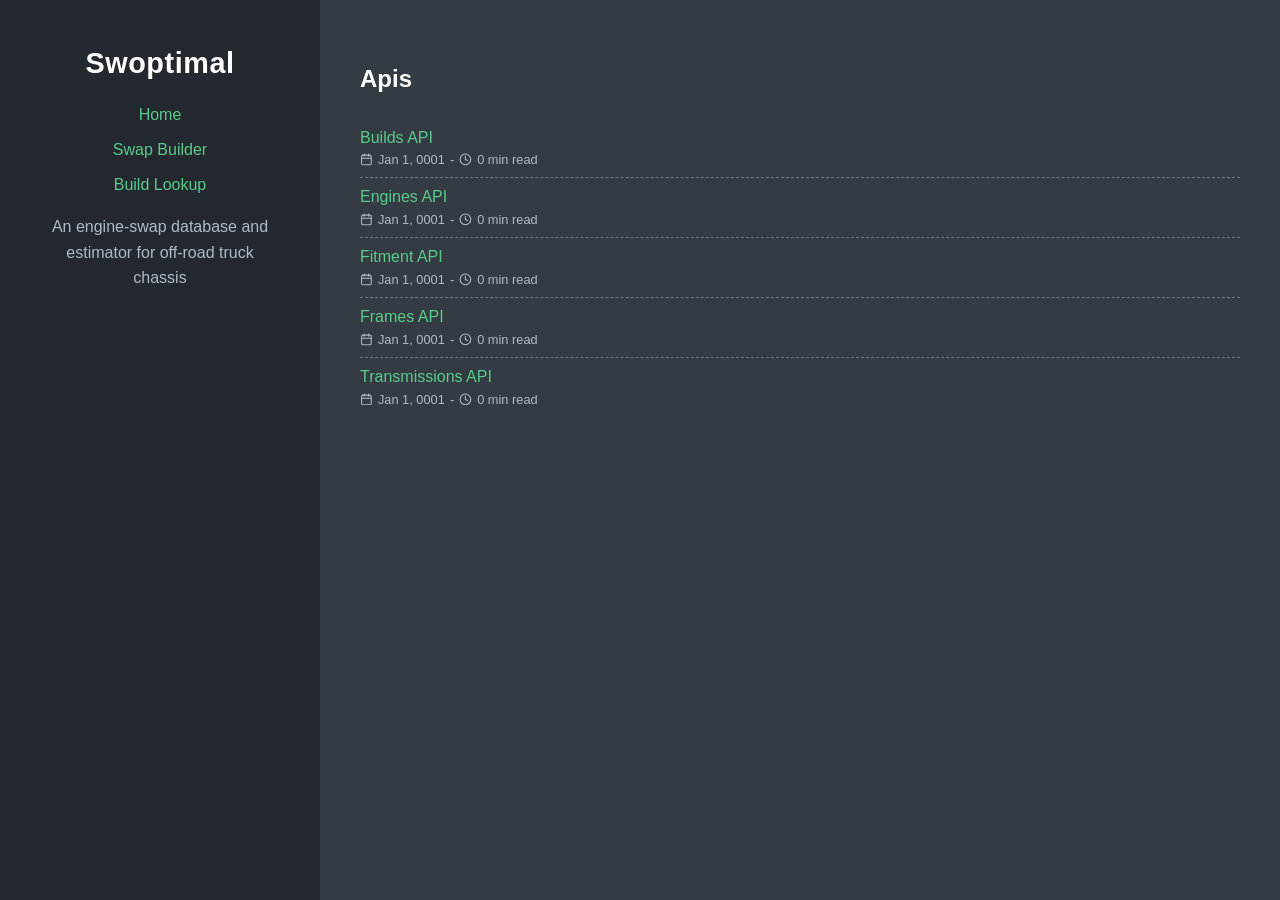
<file: api/page/1/index.html>
<!doctype html><html lang=en-us><head><title>https://djosephsen.github.io/swoptimal/api/</title><link rel=canonical href=https://djosephsen.github.io/swoptimal/api/><meta charset=utf-8><meta http-equiv=refresh content="0; url=https://djosephsen.github.io/swoptimal/api/"></head></html>
</file>
